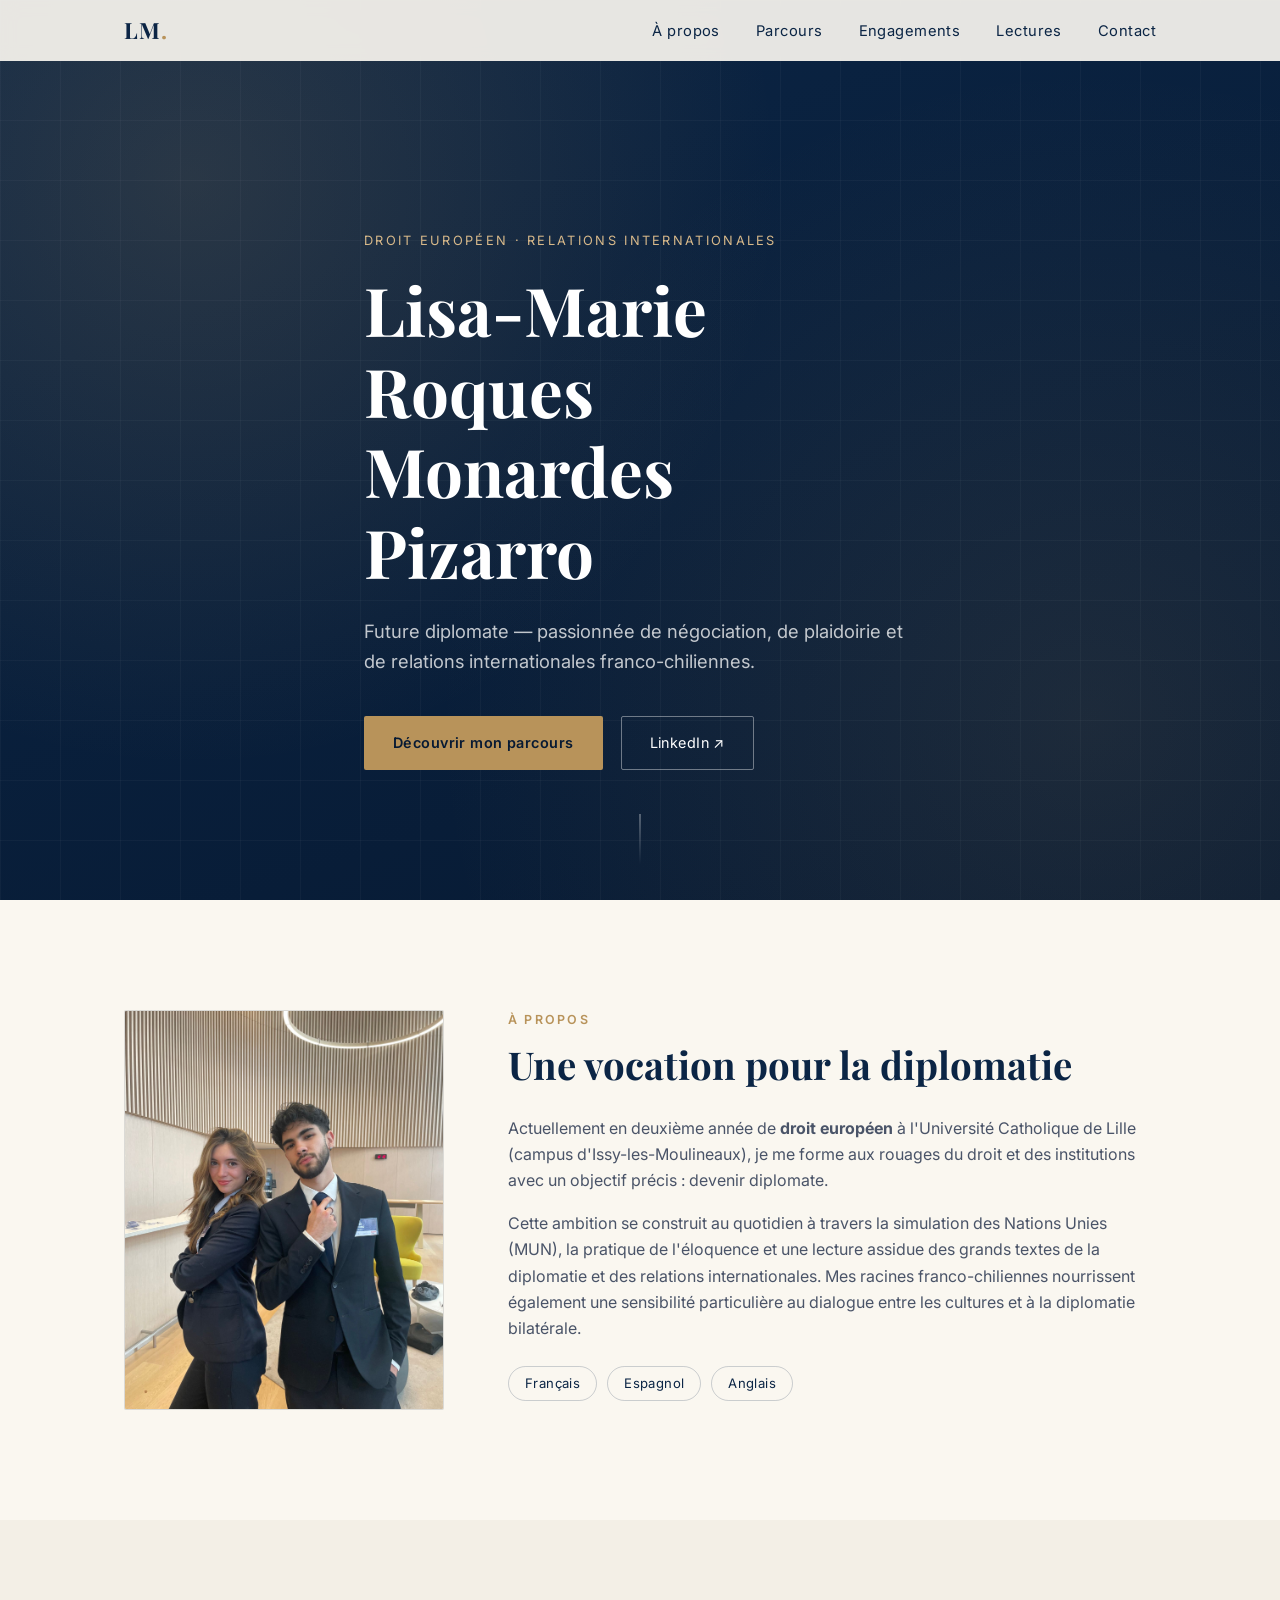
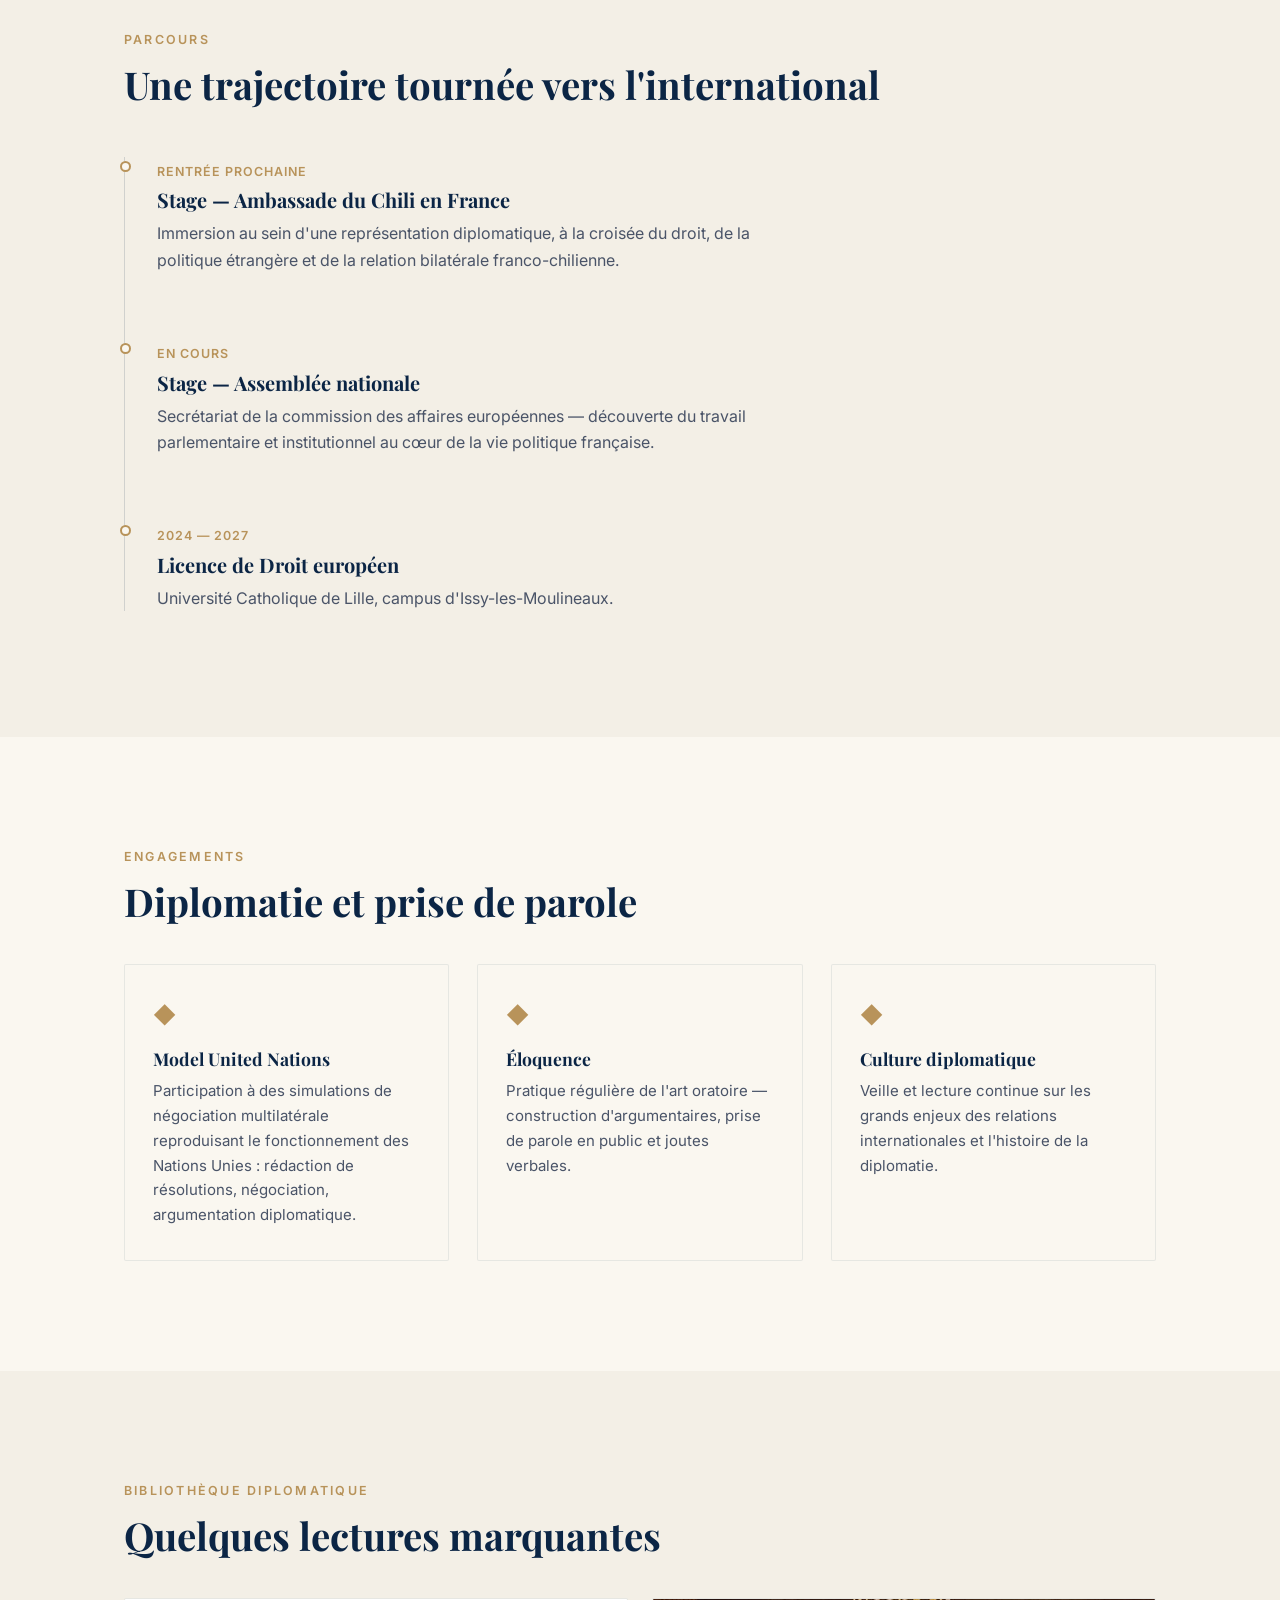
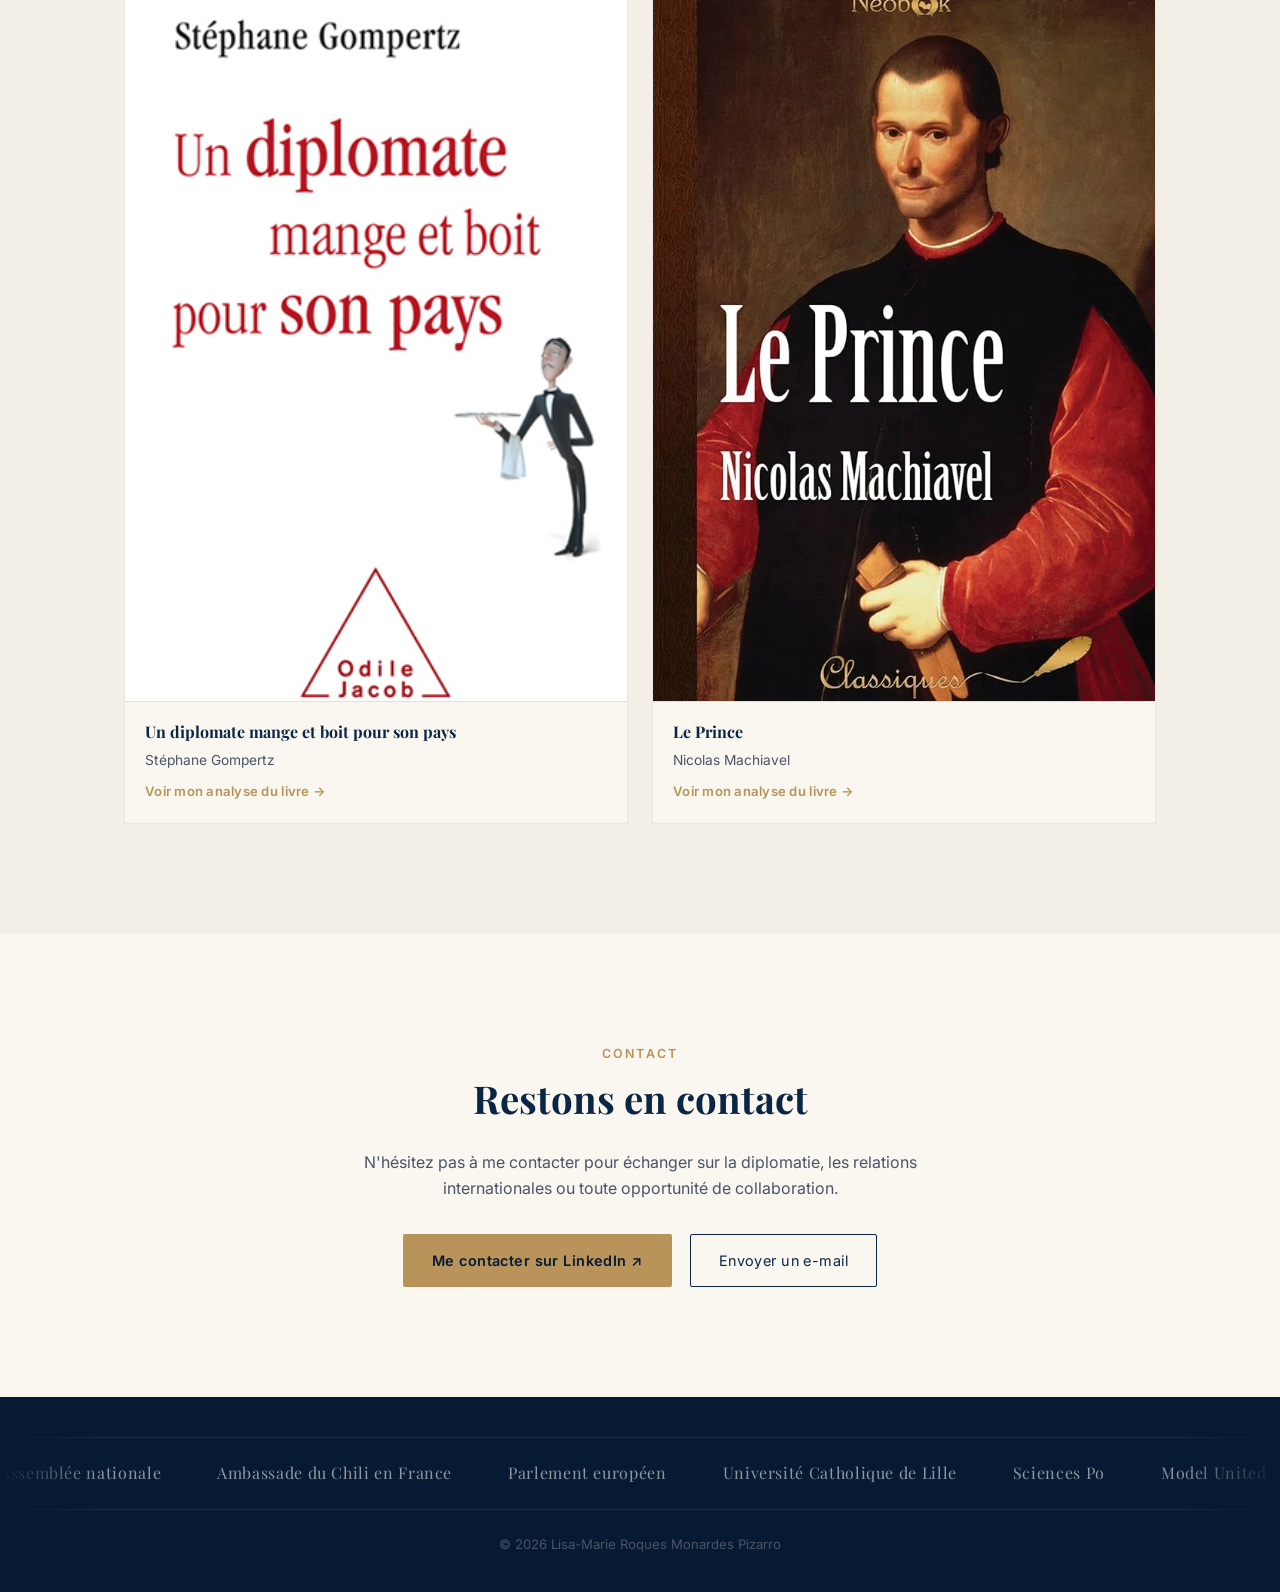
<file: index.html>
<!DOCTYPE html>
<html lang="fr">
<head>
<meta charset="UTF-8">
<meta name="viewport" content="width=device-width, initial-scale=1.0">
<title>Lisa-Marie Roques Monardes Pizarro — Portfolio</title>
<meta name="description" content="Portfolio de Lisa-Marie Roques Monardes Pizarro, étudiante en droit européen et future diplomate.">
<link rel="preconnect" href="https://fonts.googleapis.com">
<link rel="preconnect" href="https://fonts.gstatic.com" crossorigin>
<link href="https://fonts.googleapis.com/css2?family=Playfair+Display:wght@500;600;700&family=Inter:wght@300;400;500;600&display=swap" rel="stylesheet">
<link rel="stylesheet" href="css/style.css">
</head>
<body>

<div class="progress-bar" id="progressBar"></div>

<header class="site-header" id="siteHeader">
  <nav class="nav container">
    <a href="#accueil" class="nav-brand">LM<span class="dot">.</span></a>
    <button class="nav-toggle" id="navToggle" aria-label="Ouvrir le menu">
      <span></span><span></span><span></span>
    </button>
    <ul class="nav-links" id="navLinks">
      <li><a href="#a-propos">À propos</a></li>
      <li><a href="#parcours">Parcours</a></li>
      <li><a href="#engagements">Engagements</a></li>
      <li><a href="#lectures">Lectures</a></li>
      <li><a href="#contact">Contact</a></li>
    </ul>
  </nav>
</header>

<main>

  <!-- HERO -->
  <section id="accueil" class="hero">
    <div class="hero-bg" aria-hidden="true"></div>
    <div class="container hero-content">
      <p class="eyebrow reveal">Droit européen · Relations internationales</p>
      <h1 class="reveal">Lisa-Marie<br>Roques Monardes Pizarro</h1>
      <p class="hero-subtitle reveal">Future diplomate — passionnée de négociation, de plaidoirie et de relations internationales franco-chiliennes.</p>
      <div class="hero-actions reveal">
        <a href="#parcours" class="btn btn-primary">Découvrir mon parcours</a>
        <a href="https://www.linkedin.com/in/lisamarierm/" target="_blank" rel="noopener" class="btn btn-outline">LinkedIn ↗</a>
      </div>
    </div>
    <a href="#a-propos" class="scroll-cue" aria-label="Défiler vers le bas"><span></span></a>
  </section>

  <!-- A PROPOS -->
  <section id="a-propos" class="section">
    <div class="container two-col">
      <div class="portrait-wrap reveal">
        <div class="portrait-frame">
          <img src="assets/images/portrait.jpg" alt="Portrait de Lisa-Marie Roques Monardes Pizarro" onerror="this.parentElement.classList.add('portrait-placeholder')">
        </div>
      </div>
      <div class="reveal">
        <p class="section-label">À propos</p>
        <h2>Une vocation pour la diplomatie</h2>
        <p>
          Actuellement en deuxième année de <strong>droit européen</strong> à l'Université Catholique de Lille
          (campus d'Issy-les-Moulineaux), je me forme aux rouages du droit et des institutions avec un objectif
          précis : devenir diplomate.
        </p>
        <p>
          Cette ambition se construit au quotidien à travers la simulation des Nations Unies (MUN), la pratique
          de l'éloquence et une lecture assidue des grands textes de la diplomatie et des relations internationales.
          Mes racines franco-chiliennes nourrissent également une sensibilité particulière au dialogue entre les
          cultures et à la diplomatie bilatérale.
        </p>
        <ul class="tag-list">
          <li>Français</li>
          <li>Espagnol</li>
          <li>Anglais</li>
        </ul>
      </div>
    </div>
  </section>

  <!-- PARCOURS -->
  <section id="parcours" class="section section-alt">
    <div class="container">
      <p class="section-label">Parcours</p>
      <h2 class="reveal">Une trajectoire tournée vers l'international</h2>

      <div class="timeline">

        <div class="timeline-item reveal">
          <div class="timeline-dot"></div>
          <div class="timeline-content">
            <span class="timeline-date">Rentrée prochaine</span>
            <h3>Stage — Ambassade du Chili en France</h3>
            <p>Immersion au sein d'une représentation diplomatique, à la croisée du droit, de la politique
              étrangère et de la relation bilatérale franco-chilienne.</p>
          </div>
        </div>

        <div class="timeline-item reveal">
          <div class="timeline-dot"></div>
          <div class="timeline-content">
            <span class="timeline-date">En cours</span>
            <h3>Stage — Assemblée nationale</h3>
            <p>Secrétariat de la commission des affaires européennes — découverte du travail parlementaire et
              institutionnel au cœur de la vie politique française.</p>
          </div>
        </div>

        <div class="timeline-item reveal">
          <div class="timeline-dot"></div>
          <div class="timeline-content">
            <span class="timeline-date">2024 — 2027</span>
            <h3>Licence de Droit européen</h3>
            <p>Université Catholique de Lille, campus d'Issy-les-Moulineaux.</p>
          </div>
        </div>

      </div>
    </div>
  </section>

  <!-- ENGAGEMENTS -->
  <section id="engagements" class="section">
    <div class="container">
      <p class="section-label">Engagements</p>
      <h2 class="reveal">Diplomatie et prise de parole</h2>
      <div class="cards">
        <div class="card reveal">
          <div class="card-icon">◆</div>
          <h3>Model United Nations</h3>
          <p>Participation à des simulations de négociation multilatérale reproduisant le fonctionnement des
            Nations Unies : rédaction de résolutions, négociation, argumentation diplomatique.</p>
        </div>
        <div class="card reveal">
          <div class="card-icon">◆</div>
          <h3>Éloquence</h3>
          <p>Pratique régulière de l'art oratoire — construction d'argumentaires, prise de parole en public et
            joutes verbales.</p>
        </div>
        <div class="card reveal">
          <div class="card-icon">◆</div>
          <h3>Culture diplomatique</h3>
          <p>Veille et lecture continue sur les grands enjeux des relations internationales et l'histoire de la
            diplomatie.</p>
        </div>
      </div>
    </div>
  </section>

  <!-- LECTURES -->
  <section id="lectures" class="section section-alt">
    <div class="container">
      <p class="section-label">Bibliothèque diplomatique</p>
      <h2 class="reveal">Quelques lectures marquantes</h2>
      <div class="book-grid">
        <div class="book reveal">
          <div class="book-cover">
            <img src="assets/images/books/un-diplomate-mange-et-boit.jpg" alt="Couverture — Un diplomate mange et boit pour son pays" onerror="this.parentElement.classList.add('book-cover-placeholder')">
          </div>
          <h4>Un diplomate mange et boit pour son pays</h4>
          <p>Stéphane Gompertz</p>
          <a href="pages/a-venir.html" class="book-link">Voir mon analyse du livre →</a>
        </div>
        <div class="book reveal">
          <div class="book-cover">
            <img src="assets/images/books/le-prince.jpg" alt="Couverture — Le Prince" onerror="this.parentElement.classList.add('book-cover-placeholder')">
          </div>
          <h4>Le Prince</h4>
          <p>Nicolas Machiavel</p>
          <a href="pages/a-venir.html" class="book-link">Voir mon analyse du livre →</a>
        </div>
      </div>
    </div>
  </section>

  <!-- CONTACT -->
  <section id="contact" class="section contact-section">
    <div class="container">
      <p class="section-label">Contact</p>
      <h2 class="reveal">Restons en contact</h2>
      <p class="section-intro reveal">
        N'hésitez pas à me contacter pour échanger sur la diplomatie, les relations internationales
        ou toute opportunité de collaboration.
      </p>
      <div class="contact-actions reveal">
        <a href="https://www.linkedin.com/in/lisamarierm/" target="_blank" rel="noopener" class="btn btn-primary">Me contacter sur LinkedIn ↗</a>
        <a href="mailto:contact@example.com" class="btn btn-outline">Envoyer un e-mail</a>
      </div>
    </div>
  </section>

</main>

<footer class="site-footer">
  <div class="carousel" aria-label="Institutions et écoles">
    <div class="carousel-track">
      <span>Assemblée nationale</span>
      <span>Ambassade du Chili en France</span>
      <span>Parlement européen</span>
      <span>Université Catholique de Lille</span>
      <span>Sciences Po</span>
      <span>Model United Nations</span>
      <!-- duplicated for seamless loop -->
      <span aria-hidden="true">Assemblée nationale</span>
      <span aria-hidden="true">Ambassade du Chili en France</span>
      <span aria-hidden="true">Parlement européen</span>
      <span aria-hidden="true">Université Catholique de Lille</span>
      <span aria-hidden="true">Sciences Po</span>
      <span aria-hidden="true">Model United Nations</span>
    </div>
  </div>
  <div class="container">
    <p>&copy; <span id="year"></span> Lisa-Marie Roques Monardes Pizarro</p>
  </div>
</footer>

<script src="js/main.js"></script>
</body>
</html>
</file>
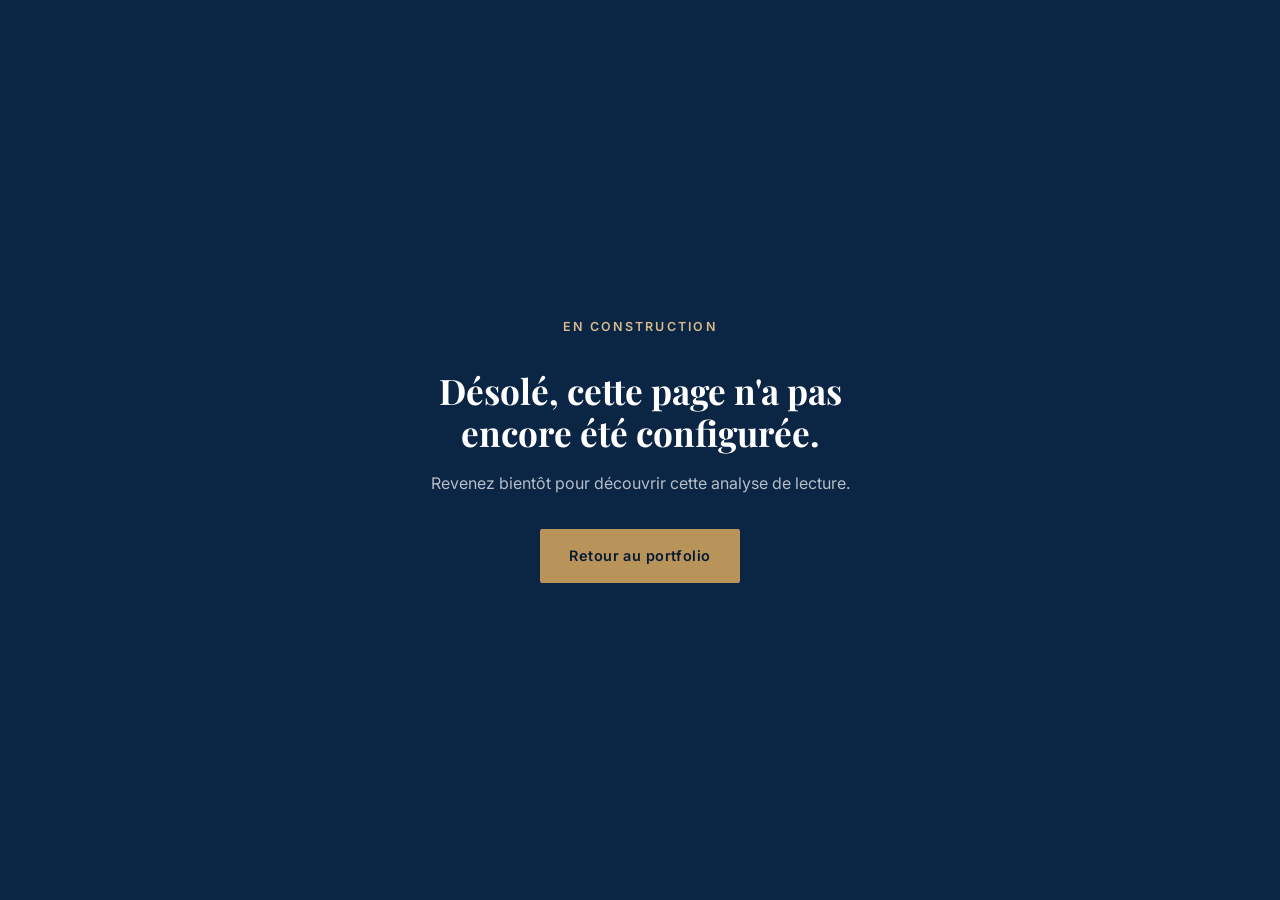
<file: pages/a-venir.html>
<!DOCTYPE html>
<html lang="fr">
<head>
<meta charset="UTF-8">
<meta name="viewport" content="width=device-width, initial-scale=1.0">
<title>Page à venir — Lisa-Marie Roques Monardes Pizarro</title>
<link rel="preconnect" href="https://fonts.googleapis.com">
<link rel="preconnect" href="https://fonts.gstatic.com" crossorigin>
<link href="https://fonts.googleapis.com/css2?family=Playfair+Display:wght@500;600;700&family=Inter:wght@300;400;500;600&display=swap" rel="stylesheet">
<link rel="stylesheet" href="../css/style.css">
</head>
<body>

<main class="placeholder-page">
  <div class="container placeholder-content">
    <p class="section-label">En construction</p>
    <h1>Désolé, cette page n'a pas encore été configurée.</h1>
    <p>Revenez bientôt pour découvrir cette analyse de lecture.</p>
    <a href="../index.html#lectures" class="btn btn-primary">Retour au portfolio</a>
  </div>
</main>

</body>
</html>
</file>
<file: css/style.css>
:root {
  --navy: #0b2545;
  --navy-deep: #071a33;
  --gold: #b8935a;
  --gold-light: #d8b98a;
  --cream: #faf7f0;
  --paper: #f3efe6;
  --ink: #1c2331;
  --ink-soft: #4a5468;
  --max-width: 1080px;
  --radius: 2px;
}

* { box-sizing: border-box; }

html { scroll-behavior: smooth; }

body {
  margin: 0;
  font-family: 'Inter', sans-serif;
  color: var(--ink);
  background: var(--cream);
  line-height: 1.65;
  font-weight: 400;
}

h1, h2, h3, h4 {
  font-family: 'Playfair Display', serif;
  color: var(--navy);
  margin: 0 0 0.5em;
  line-height: 1.2;
}

p { margin: 0 0 1em; color: var(--ink-soft); }

a { color: inherit; text-decoration: none; }

.container {
  max-width: var(--max-width);
  margin: 0 auto;
  padding: 0 24px;
}

/* Progress bar */
.progress-bar {
  position: fixed;
  top: 0; left: 0;
  height: 3px;
  width: 0%;
  background: var(--gold);
  z-index: 1000;
  transition: width 0.1s linear;
}

/* Header */
.site-header {
  position: fixed;
  top: 0; left: 0; right: 0;
  z-index: 900;
  padding: 12px 0;
  background: rgba(250, 247, 240, 0.92);
  backdrop-filter: blur(8px);
  transition: box-shadow 0.3s ease;
}

.site-header.scrolled {
  box-shadow: 0 1px 0 rgba(11, 37, 69, 0.08);
}

.nav {
  display: flex;
  align-items: center;
  justify-content: space-between;
}

.nav-brand {
  font-family: 'Playfair Display', serif;
  font-size: 1.4rem;
  font-weight: 700;
  color: var(--navy);
  letter-spacing: 0.05em;
}

.nav-brand .dot { color: var(--gold); }

.nav-links {
  list-style: none;
  display: flex;
  gap: 36px;
  margin: 0;
  padding: 0;
}

.nav-links a {
  font-size: 0.92rem;
  letter-spacing: 0.03em;
  color: var(--navy);
  position: relative;
  padding-bottom: 4px;
}

.nav-links a::after {
  content: '';
  position: absolute;
  left: 0; bottom: 0;
  width: 0;
  height: 1px;
  background: var(--gold);
  transition: width 0.25s ease;
}

.nav-links a:hover::after { width: 100%; }

.nav-toggle {
  display: none;
  flex-direction: column;
  gap: 5px;
  background: none;
  border: none;
  cursor: pointer;
  padding: 8px;
}

.nav-toggle span {
  width: 24px;
  height: 2px;
  background: var(--navy);
}

/* Hero */
.hero {
  position: relative;
  min-height: 100vh;
  display: flex;
  align-items: center;
  overflow: hidden;
  background: var(--navy);
}

.hero-bg {
  position: absolute;
  inset: 0;
  background:
    radial-gradient(circle at 15% 20%, rgba(184, 147, 90, 0.18), transparent 45%),
    radial-gradient(circle at 85% 80%, rgba(184, 147, 90, 0.12), transparent 50%),
    linear-gradient(160deg, var(--navy) 0%, var(--navy-deep) 100%);
}

.hero-bg::after {
  content: '';
  position: absolute;
  inset: 0;
  background-image:
    linear-gradient(rgba(255,255,255,0.03) 1px, transparent 1px),
    linear-gradient(90deg, rgba(255,255,255,0.03) 1px, transparent 1px);
  background-size: 60px 60px;
}

.hero-content {
  position: relative;
  z-index: 2;
  padding-top: 100px;
}

.eyebrow {
  color: var(--gold-light);
  text-transform: uppercase;
  letter-spacing: 0.18em;
  font-size: 0.8rem;
  margin-bottom: 18px;
}

.hero h1 {
  color: #fff;
  font-size: clamp(2.2rem, 5.5vw, 4.2rem);
  max-width: 12ch;
  margin-bottom: 24px;
}

.hero-subtitle {
  color: rgba(255,255,255,0.75);
  font-size: 1.15rem;
  max-width: 46ch;
  margin-bottom: 40px;
}

.hero-actions { display: flex; gap: 18px; flex-wrap: wrap; }

.btn {
  display: inline-block;
  padding: 14px 28px;
  font-size: 0.9rem;
  letter-spacing: 0.03em;
  border: 1px solid transparent;
  border-radius: var(--radius);
  transition: all 0.25s ease;
}

.btn-primary {
  background: var(--gold);
  color: var(--navy-deep);
  font-weight: 600;
}

.btn-primary:hover { background: var(--gold-light); }

.btn-outline {
  border-color: rgba(255,255,255,0.4);
  color: #fff;
}

.btn-outline:hover { border-color: var(--gold); color: var(--gold-light); }

.section .btn-outline {
  border-color: var(--navy);
  color: var(--navy);
}

.section .btn-outline:hover { border-color: var(--gold); color: var(--gold); }

.scroll-cue {
  position: absolute;
  bottom: 36px;
  left: 50%;
  transform: translateX(-50%);
  z-index: 2;
}

.scroll-cue span {
  display: block;
  width: 1px;
  height: 50px;
  background: linear-gradient(rgba(255,255,255,0.6), transparent);
  animation: pulse-down 2s ease-in-out infinite;
}

@keyframes pulse-down {
  0%, 100% { opacity: 0.3; }
  50% { opacity: 1; }
}

/* Sections */
.section { padding: 110px 0; }
.section-alt { background: var(--paper); }

.section-label {
  text-transform: uppercase;
  letter-spacing: 0.18em;
  font-size: 0.78rem;
  color: var(--gold);
  font-weight: 600;
  margin-bottom: 10px;
}

.section h2 { font-size: clamp(1.7rem, 3.5vw, 2.4rem); margin-bottom: 28px; }

.section-intro { max-width: 60ch; }

.two-col {
  display: grid;
  grid-template-columns: 320px 1fr;
  gap: 64px;
  align-items: start;
}

.portrait-frame {
  aspect-ratio: 4 / 5;
  border-radius: var(--radius);
  overflow: hidden;
  background: var(--paper);
  border: 1px solid rgba(11,37,69,0.1);
}

.portrait-frame img { width: 100%; height: 100%; object-fit: cover; display: block; }

.portrait-placeholder .portrait-frame,
.portrait-placeholder {
  position: relative;
}

.portrait-wrap.portrait-placeholder .portrait-frame img { display: none; }

.portrait-wrap.portrait-placeholder .portrait-frame::before {
  content: 'Photo de Lisa-Marie';
  display: flex;
  align-items: center;
  justify-content: center;
  height: 100%;
  color: var(--ink-soft);
  font-size: 0.85rem;
  letter-spacing: 0.05em;
  text-align: center;
  padding: 20px;
  background:
    repeating-linear-gradient(45deg, rgba(11,37,69,0.04) 0, rgba(11,37,69,0.04) 1px, transparent 1px, transparent 14px),
    var(--paper);
}

.tag-list {
  list-style: none;
  display: flex;
  gap: 10px;
  padding: 0;
  margin: 24px 0 0;
  flex-wrap: wrap;
}

.tag-list li {
  border: 1px solid rgba(11,37,69,0.2);
  padding: 6px 16px;
  font-size: 0.82rem;
  letter-spacing: 0.03em;
  color: var(--navy);
  border-radius: 999px;
}

/* Timeline */
.timeline {
  position: relative;
  margin-top: 50px;
  padding-left: 32px;
  border-left: 1px solid rgba(11,37,69,0.15);
}

.timeline-item {
  position: relative;
  padding-bottom: 50px;
}

.timeline-item:last-child { padding-bottom: 0; }

.timeline-dot {
  position: absolute;
  left: -37.5px;
  top: 4px;
  width: 11px;
  height: 11px;
  border-radius: 50%;
  background: var(--cream);
  border: 2px solid var(--gold);
}

.timeline-date {
  display: inline-block;
  font-size: 0.78rem;
  text-transform: uppercase;
  letter-spacing: 0.08em;
  color: var(--gold);
  font-weight: 600;
  margin-bottom: 6px;
}

.timeline-content h3 { font-size: 1.25rem; margin-bottom: 8px; }
.timeline-content p { max-width: 60ch; }

/* Cards */
.cards {
  display: grid;
  grid-template-columns: repeat(auto-fit, minmax(240px, 1fr));
  gap: 28px;
  margin-top: 40px;
}

.card {
  background: var(--cream);
  border: 1px solid rgba(11,37,69,0.08);
  padding: 32px 28px;
  border-radius: var(--radius);
  transition: transform 0.25s ease, box-shadow 0.25s ease;
}

.card:hover {
  transform: translateY(-4px);
  box-shadow: 0 16px 32px rgba(11,37,69,0.08);
}

.card-icon { color: var(--gold); font-size: 1.4rem; margin-bottom: 14px; }
.card h3 { font-size: 1.1rem; margin-bottom: 10px; }
.card p { font-size: 0.94rem; margin-bottom: 0; }

/* Books */
.book-grid {
  display: grid;
  grid-template-columns: repeat(auto-fit, minmax(160px, 1fr));
  gap: 24px;
  margin-top: 40px;
}

.book {
  background: var(--cream);
  border: 1px solid rgba(11,37,69,0.08);
  border-radius: var(--radius);
  padding: 0 0 20px;
  overflow: hidden;
  transition: transform 0.25s ease, box-shadow 0.25s ease;
}

.book:hover {
  transform: translateY(-4px);
  box-shadow: 0 16px 32px rgba(11,37,69,0.08);
}

.book-cover {
  aspect-ratio: 3 / 4.2;
  background: var(--paper);
  border-bottom: 1px solid rgba(11,37,69,0.08);
}

.book-cover img { width: 100%; height: 100%; object-fit: cover; display: block; }

.book-cover-placeholder {
  position: relative;
}

.book-cover-placeholder img { display: none; }

.book-cover-placeholder::before {
  content: 'Couverture à venir';
  display: flex;
  align-items: center;
  justify-content: center;
  height: 100%;
  color: var(--ink-soft);
  font-size: 0.8rem;
  text-align: center;
  padding: 16px;
  background:
    repeating-linear-gradient(45deg, rgba(11,37,69,0.04) 0, rgba(11,37,69,0.04) 1px, transparent 1px, transparent 14px),
    var(--paper);
}

.book h4 {
  font-size: 1rem;
  padding: 20px 20px 4px;
  margin-bottom: 4px;
}

.book p {
  padding: 0 20px;
  font-size: 0.86rem;
  margin-bottom: 10px;
}

.book-link {
  display: block;
  padding: 0 20px;
  font-size: 0.82rem;
  font-weight: 600;
  color: var(--gold);
  letter-spacing: 0.02em;
}

.book-link:hover { color: var(--navy); }

/* Contact */
.contact-section { text-align: center; }
.contact-section .section-intro { margin-left: auto; margin-right: auto; }
.contact-actions {
  display: flex;
  justify-content: center;
  gap: 18px;
  flex-wrap: wrap;
  margin-top: 32px;
}

/* Footer */
.site-footer {
  padding: 40px 0 24px;
  background: var(--navy-deep);
  color: rgba(255,255,255,0.5);
  font-size: 0.82rem;
  text-align: center;
}

/* Institutions carousel */
.carousel {
  overflow: hidden;
  border-top: 1px solid rgba(255,255,255,0.08);
  border-bottom: 1px solid rgba(255,255,255,0.08);
  padding: 22px 0;
  margin-bottom: 24px;
  -webkit-mask-image: linear-gradient(90deg, transparent, #000 8%, #000 92%, transparent);
  mask-image: linear-gradient(90deg, transparent, #000 8%, #000 92%, transparent);
}

.carousel-track {
  display: flex;
  width: max-content;
  gap: 56px;
  animation: scroll-left 28s linear infinite;
}

.carousel:hover .carousel-track { animation-play-state: paused; }

.carousel-track span {
  white-space: nowrap;
  font-family: 'Playfair Display', serif;
  font-size: 1rem;
  letter-spacing: 0.04em;
  color: rgba(255,255,255,0.55);
}

@keyframes scroll-left {
  from { transform: translateX(0); }
  to { transform: translateX(-50%); }
}

/* Placeholder page ("à venir") */
.placeholder-page {
  min-height: 100vh;
  display: flex;
  align-items: center;
  background: var(--navy);
}

.placeholder-content {
  text-align: center;
  max-width: 560px;
  margin: 0 auto;
  padding: 40px 24px;
}

.placeholder-content .section-label { color: var(--gold-light); }
.placeholder-content h1 {
  color: #fff;
  font-size: clamp(1.5rem, 4vw, 2.2rem);
  margin-bottom: 16px;
}
.placeholder-content p { color: rgba(255,255,255,0.7); margin-bottom: 32px; }

/* Reveal animation */
.reveal {
  opacity: 0;
  transform: translateY(24px);
  transition: opacity 0.7s ease, transform 0.7s ease;
}

.reveal.in-view {
  opacity: 1;
  transform: translateY(0);
}

/* Responsive */
@media (max-width: 860px) {
  .two-col { grid-template-columns: 1fr; }
  .portrait-frame { max-width: 280px; }
}

@media (prefers-reduced-motion: reduce) {
  .carousel-track { animation: none; }
}

@media (max-width: 720px) {
  .nav-toggle { display: flex; }
  .nav-links {
    position: fixed;
    top: 0; right: 0;
    height: 100vh;
    width: min(78vw, 320px);
    background: var(--navy);
    flex-direction: column;
    justify-content: center;
    align-items: flex-start;
    padding: 40px;
    gap: 28px;
    transform: translateX(100%);
    transition: transform 0.3s ease;
  }
  .nav-links.open { transform: translateX(0); }
  .nav-links a { color: #fff; font-size: 1.1rem; }
  .section { padding: 80px 0; }
}
</file>
